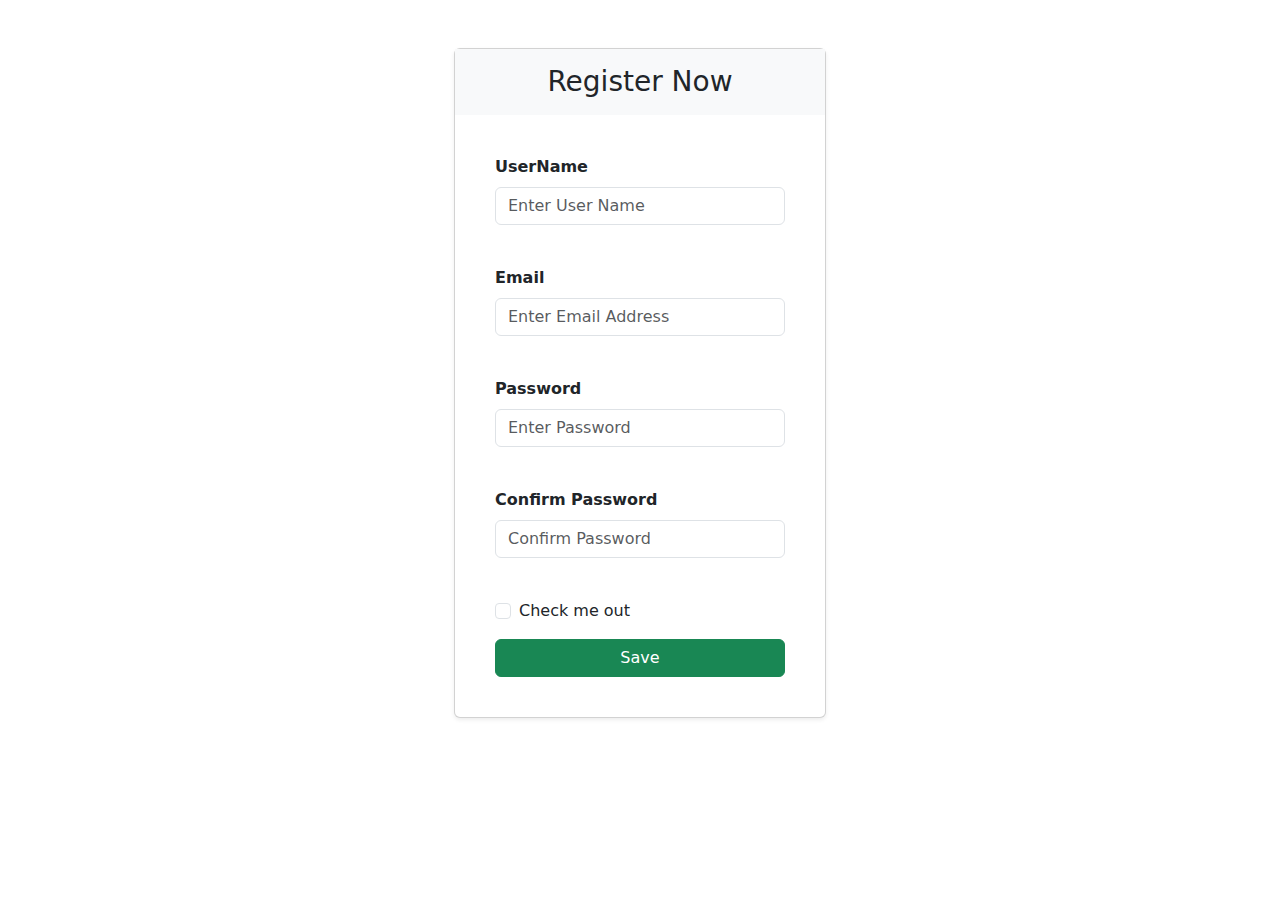
<file: 01_FormValidation/index.html>
<!DOCTYPE html>
<html lang="en">
<head>
    <meta charset="UTF-8">
    <meta name="viewport" content="width=device-width, initial-scale=1.0">
    <title>Document</title>
    <link href="https://cdn.jsdelivr.net/npm/bootstrap@5.3.3/dist/css/bootstrap.min.css" rel="stylesheet" integrity="sha384-QWTKZyjpPEjISv5WaRU9OFeRpok6YctnYmDr5pNlyT2bRjXh0JMhjY6hW+ALEwIH" crossorigin="anonymous">
    <link rel="stylesheet" href="style.css">
</head>
<body>
    <main>
        <div class="container">
            <div class="card shadow-sm border-radius-3 col-xs-12 col-sm-6 col-md-6 col-lg-4 mx-auto mt-5">
              <div class="bg-light p-3">
                <h3 class="card-title text-center m-0">Register Now</h3>
              </div>
              <div class="card-body">
                <form class="p-4" id="regForm">
                  <div class="mb-3 f-control">
                    <label for="username" class="form-label">UserName</label>
                    <input type="text" class="form-control" id="username" placeholder="Enter User Name" aria-describedby="usernameHelp" autocomplete="true">
                    <div id="usernameHelp" class="form-text">User Name is mandatory</div>
                  </div>
                  <div class="mb-3 f-control">
                    <label for="email" class="form-label">Email</label>
                    <input type="email" class="form-control" id="email" aria-describedby="emailHelp" placeholder="Enter Email Address" autocomplete="true">
                    <div id="emailHelp" class="form-text">Email is mandatory</div>
                  </div>
                  <div class="mb-3 f-control">
                    <label for="password" class="form-label">Password</label>
                    <input type="password" class="form-control" id="password" aria-describedby="passwordHelp" placeholder="Enter Password" autocomplete="true">
                    <div id="passwordHelp" class="form-text">Password is mandatory</div>
                  </div>
                  <div class="mb-3 f-control">
                    <label for="confirmPassword" class="form-label">Confirm Password</label>
                    <input type="password" class="form-control" id="confirmPassword" aria-describedby="confirmPasswordHelp" placeholder="Confirm Password" autocomplete="true">
                    <div id="confirmPassword" class="form-text">Confirm Password is mandatory</div>
                  </div>
                  <div class="mb-3 form-check">
                    <input type="checkbox" class="form-check-input" id="exampleCheck1">
                    <label class="form-check-label" for="exampleCheck1">Check me out</label>
                  </div>
                  <button type="submit" class="btn btn-success w-100">Save</button>
                </form>
              </div>
            </div>
        </div>
    </main>
    <script src="https://cdn.jsdelivr.net/npm/bootstrap@5.3.3/dist/js/bootstrap.bundle.min.js" integrity="sha384-YvpcrYf0tY3lHB60NNkmXc5s9fDVZLESaAA55NDzOxhy9GkcIdslK1eN7N6jIeHz" crossorigin="anonymous"></script>
    <script src="script.js"></script>
</body>
</html>
</file>
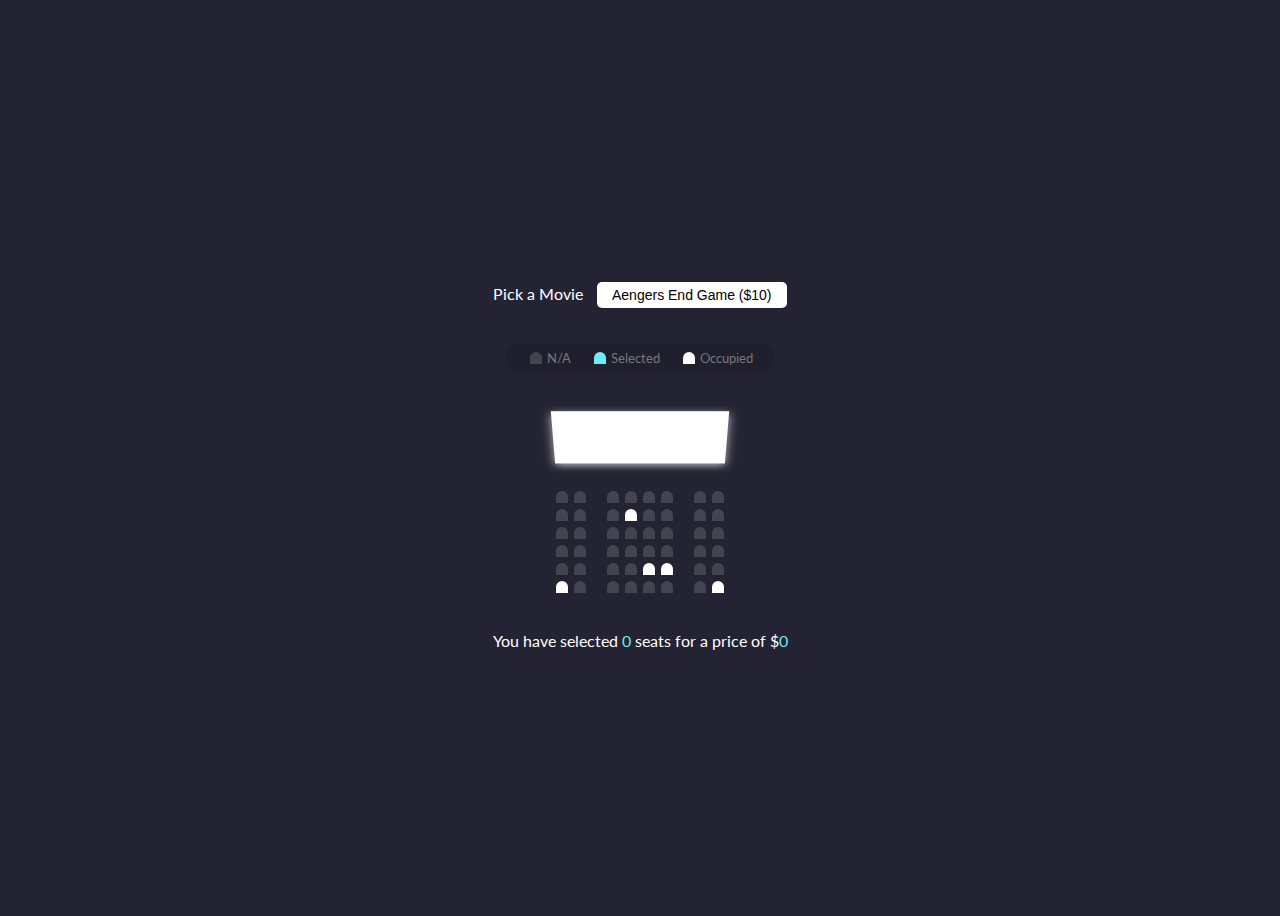
<file: 02_MovieSeatBooking/index.html>
<!DOCTYPE html>
<html lang="en">
<head>
    <meta charset="UTF-8">
    <meta name="viewport" content="width=device-width, initial-scale=1.0">
    <title>Movie Seat Booking</title>
    <link rel="stylesheet" href="style.css">
</head>
<body>
    <div class="movie-container">
        <label for="">Pick a Movie</label>
        <select id="movie">
            <option value="10">Aengers End Game ($10)</option>
            <option value="12">Joker ($12)</option>
            <option value="8">Toy Story ($8)</option>
            <option value="9">The Lion King ($9)</option>            
        </select>
    </div>

    <ul class="showcase">
        <li>
            <div class="seat"></div>
            <small>N/A</small>
        </li>
        <li>
            <div class="seat selected"></div>
            <small>Selected</small>
        </li>
        <li>
            <div class="seat occupied"></div>
            <small>Occupied</small>
        </li>
    </ul>

    <div class="container">
        <div class="screen"></div>
    
        <div class="row">
            <div class="seat"></div>
            <div class="seat"></div>
            <div class="seat"></div>
            <div class="seat"></div>
            <div class="seat"></div>
            <div class="seat"></div>
            <div class="seat"></div>
            <div class="seat"></div>
        </div>
        <div class="row">
            <div class="seat"></div>
            <div class="seat"></div>
            <div class="seat"></div>
            <div class="seat occupied"></div>
            <div class="seat"></div>
            <div class="seat"></div>
            <div class="seat"></div>
            <div class="seat"></div>
        </div>
        <div class="row">
            <div class="seat"></div>
            <div class="seat"></div>
            <div class="seat"></div>
            <div class="seat"></div>
            <div class="seat"></div>
            <div class="seat"></div>
            <div class="seat"></div>
            <div class="seat"></div>
        </div>
        <div class="row">
            <div class="seat"></div>
            <div class="seat"></div>
            <div class="seat"></div>
            <div class="seat"></div>
            <div class="seat"></div>
            <div class="seat"></div>
            <div class="seat"></div>
            <div class="seat"></div>
        </div>
        <div class="row">
            <div class="seat"></div>
            <div class="seat"></div>
            <div class="seat"></div>
            <div class="seat"></div>
            <div class="seat occupied"></div>
            <div class="seat occupied"></div>
            <div class="seat"></div>
            <div class="seat"></div>
        </div>
        <div class="row">
            <div class="seat occupied"></div>
            <div class="seat"></div>
            <div class="seat"></div>
            <div class="seat"></div>
            <div class="seat"></div>
            <div class="seat"></div>
            <div class="seat"></div>
            <div class="seat occupied"></div>
        </div>
    </div>
    <p class="text">You have selected <span id="count">0</span> seats for a price of $<span id="total">0</span></p>

    <script src="script.js"></script>
</body>
</html>
</file>
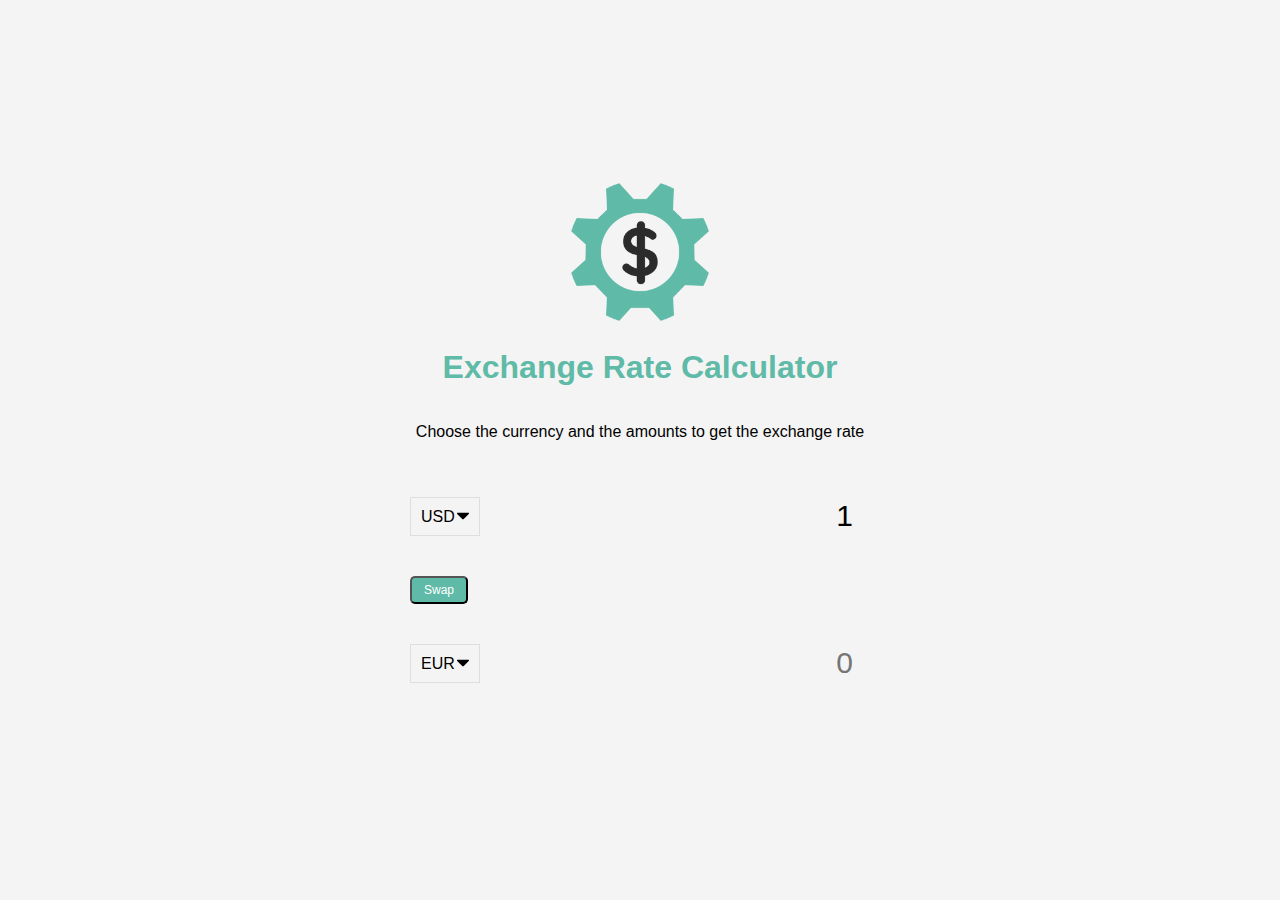
<file: 04_ExchangeRateCalculator/index.html>
<!DOCTYPE html>
<html lang="en">
  <head>
    <meta charset="UTF-8" />
    <meta name="viewport" content="width=device-width, initial-scale=1.0" />
    <meta http-equiv="X-UA-Compatible" content="ie=edge" />
    <title>Exchange Rate Calculator</title>
    <link rel="stylesheet" href="style.css" />
  </head>
  <body>
    <img src="img/money.png" alt="" class="money-img" />
    <h1>Exchange Rate Calculator</h1>
    <p>Choose the currency and the amounts to get the exchange rate</p>

    <div class="container">
      <div class="currency">
        <select id="currency-one">
          <option value="AED">AED</option>
          <option value="ARS">ARS</option>
          <option value="AUD">AUD</option>
          <option value="BGN">BGN</option>
          <option value="BRL">BRL</option>
          <option value="BSD">BSD</option>
          <option value="CAD">CAD</option>
          <option value="CHF">CHF</option>
          <option value="CLP">CLP</option>
          <option value="CNY">CNY</option>
          <option value="COP">COP</option>
          <option value="CZK">CZK</option>
          <option value="DKK">DKK</option>
          <option value="DOP">DOP</option>
          <option value="EGP">EGP</option>
          <option value="EUR">EUR</option>
          <option value="FJD">FJD</option>
          <option value="GBP">GBP</option>
          <option value="GTQ">GTQ</option>
          <option value="HKD">HKD</option>
          <option value="HRK">HRK</option>
          <option value="HUF">HUF</option>
          <option value="IDR">IDR</option>
          <option value="ILS">ILS</option>
          <option value="INR">INR</option>
          <option value="ISK">ISK</option>
          <option value="JPY">JPY</option>
          <option value="KRW">KRW</option>
          <option value="KZT">KZT</option>
          <option value="MXN">MXN</option>
          <option value="MYR">MYR</option>
          <option value="NOK">NOK</option>
          <option value="NZD">NZD</option>
          <option value="PAB">PAB</option>
          <option value="PEN">PEN</option>
          <option value="PHP">PHP</option>
          <option value="PKR">PKR</option>
          <option value="PLN">PLN</option>
          <option value="PYG">PYG</option>
          <option value="RON">RON</option>
          <option value="RUB">RUB</option>
          <option value="SAR">SAR</option>
          <option value="SEK">SEK</option>
          <option value="SGD">SGD</option>
          <option value="THB">THB</option>
          <option value="TRY">TRY</option>
          <option value="TWD">TWD</option>
          <option value="UAH">UAH</option>
          <option value="USD" selected>USD</option>
          <option value="UYU">UYU</option>
          <option value="VND">VND</option>
          <option value="ZAR">ZAR</option>
        </select>
        <input type="number" id="amount-one" placeholder="0" value="1" />
      </div>

      <div class="swap-rate-container">
        <button class="btn" id="swap">
          Swap
        </button>
        <div class="rate" id="rate"></div>
      </div>

      <div class="currency">
        <select id="currency-two">
          <option value="AED">AED</option>
          <option value="ARS">ARS</option>
          <option value="AUD">AUD</option>
          <option value="BGN">BGN</option>
          <option value="BRL">BRL</option>
          <option value="BSD">BSD</option>
          <option value="CAD">CAD</option>
          <option value="CHF">CHF</option>
          <option value="CLP">CLP</option>
          <option value="CNY">CNY</option>
          <option value="COP">COP</option>
          <option value="CZK">CZK</option>
          <option value="DKK">DKK</option>
          <option value="DOP">DOP</option>
          <option value="EGP">EGP</option>
          <option value="EUR" selected>EUR</option>
          <option value="FJD">FJD</option>
          <option value="GBP">GBP</option>
          <option value="GTQ">GTQ</option>
          <option value="HKD">HKD</option>
          <option value="HRK">HRK</option>
          <option value="HUF">HUF</option>
          <option value="IDR">IDR</option>
          <option value="ILS">ILS</option>
          <option value="INR">INR</option>
          <option value="ISK">ISK</option>
          <option value="JPY">JPY</option>
          <option value="KRW">KRW</option>
          <option value="KZT">KZT</option>
          <option value="MXN">MXN</option>
          <option value="MYR">MYR</option>
          <option value="NOK">NOK</option>
          <option value="NZD">NZD</option>
          <option value="PAB">PAB</option>
          <option value="PEN">PEN</option>
          <option value="PHP">PHP</option>
          <option value="PKR">PKR</option>
          <option value="PLN">PLN</option>
          <option value="PYG">PYG</option>
          <option value="RON">RON</option>
          <option value="RUB">RUB</option>
          <option value="SAR">SAR</option>
          <option value="SEK">SEK</option>
          <option value="SGD">SGD</option>
          <option value="THB">THB</option>
          <option value="TRY">TRY</option>
          <option value="TWD">TWD</option>
          <option value="UAH">UAH</option>
          <option value="USD">USD</option>
          <option value="UYU">UYU</option>
          <option value="VND">VND</option>
          <option value="ZAR">ZAR</option>
        </select>
        <input type="number" id="amount-two" placeholder="0" />
      </div>
    </div>

    <script src="script.js"></script>
  </body>
</html>
</file>
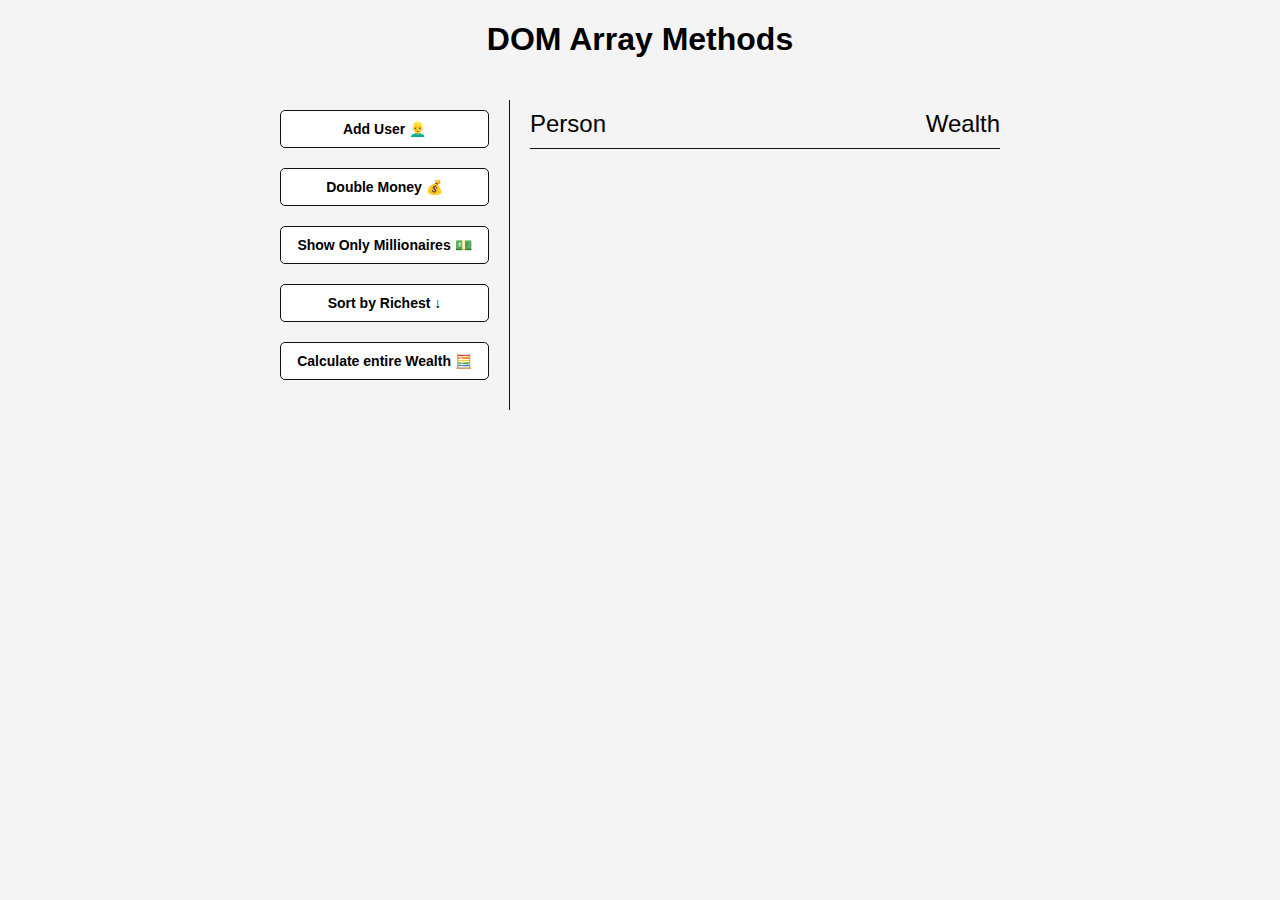
<file: 05_DOMArrayMethods/index.html>
<!DOCTYPE html>
<html lang="en">
  <head>
    <meta charset="UTF-8" />
    <meta name="viewport" content="width=device-width, initial-scale=1.0" />
    <meta http-equiv="X-UA-Compatible" content="ie=edge" />
    <link rel="stylesheet" href="style.css" />
    <title>DOM Array Methods</title>
  </head>
  <body>
    <h1>DOM Array Methods</h1>

    <div class="container">
      <aside>
        <button id="add-user">Add User 👱‍♂️</button>
        <button id="double">Double Money 💰</button>
        <button id="show-millionaires">Show Only Millionaires 💵</button>
        <button id="sort">Sort by Richest ↓</button>
        <button id="calculate-wealth">Calculate entire Wealth 🧮</button>
      </aside>

      <main id="main">
        <h2><strong>Person</strong> Wealth</h2>
      </main>
    </div>

    <script src="script.js"></script>
  </body>
</html>
</file>
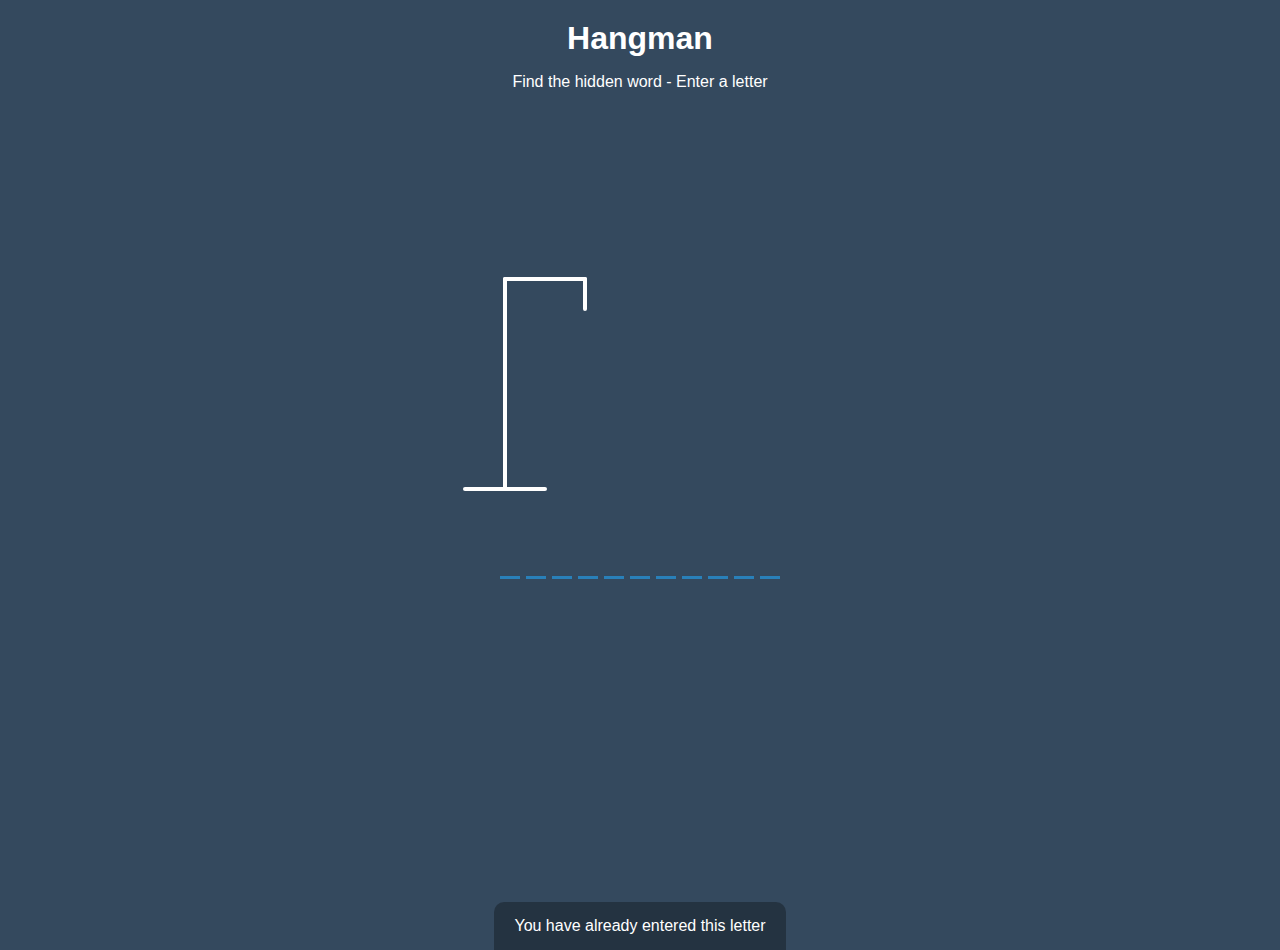
<file: 07_HangManGame/index.html>
<!DOCTYPE html>
<html lang="en">
  <head>
    <meta charset="UTF-8" />
    <meta name="viewport" content="width=device-width, initial-scale=1.0" />
    <meta http-equiv="X-UA-Compatible" content="ie=edge" />
    <link rel="stylesheet" href="style.css" />
    <title>Hangman</title>
  </head>
  <body>
    <h1>Hangman</h1>
    <p>Find the hidden word - Enter a letter</p>
    <div class="game-container">
      <svg height="250" width="200" class="figure-container">
        <!-- Rod -->
        <line x1="60" y1="20" x2="140" y2="20" />
        <line x1="140" y1="20" x2="140" y2="50" />
        <line x1="60" y1="20" x2="60" y2="230" />
        <line x1="20" y1="230" x2="100" y2="230" />

        <!-- Head -->
        <circle cx="140" cy="70" r="20" class="figure-part" />
        <!-- Body -->
        <line x1="140" y1="90" x2="140" y2="150" class="figure-part" />
        <!-- Arms -->
        <line x1="140" y1="120" x2="120" y2="100" class="figure-part" />
        <line x1="140" y1="120" x2="160" y2="100" class="figure-part" />
        <!-- Legs -->
        <line x1="140" y1="150" x2="120" y2="180" class="figure-part" />
        <line x1="140" y1="150" x2="160" y2="180" class="figure-part" />
      </svg>

      <div class="wrong-letters-container">
        <div id="wrong-letters"></div>
      </div>

      <div class="word" id="word"></div>
    </div>

    <!-- Container for final message -->
    <div class="popup-container" id="popup-container">
      <div class="popup">
        <h2 id="final-message"></h2>
        <h3 id="final-message-reveal-word"></h3>
        <button id="play-button">Play Again</button>
      </div>
    </div>

    <!-- Notification -->
    <div class="notification-container" id="notification-container">
      <p>You have already entered this letter</p>
    </div>

    <script src="script.js"></script>
  </body>
</html>
</file>
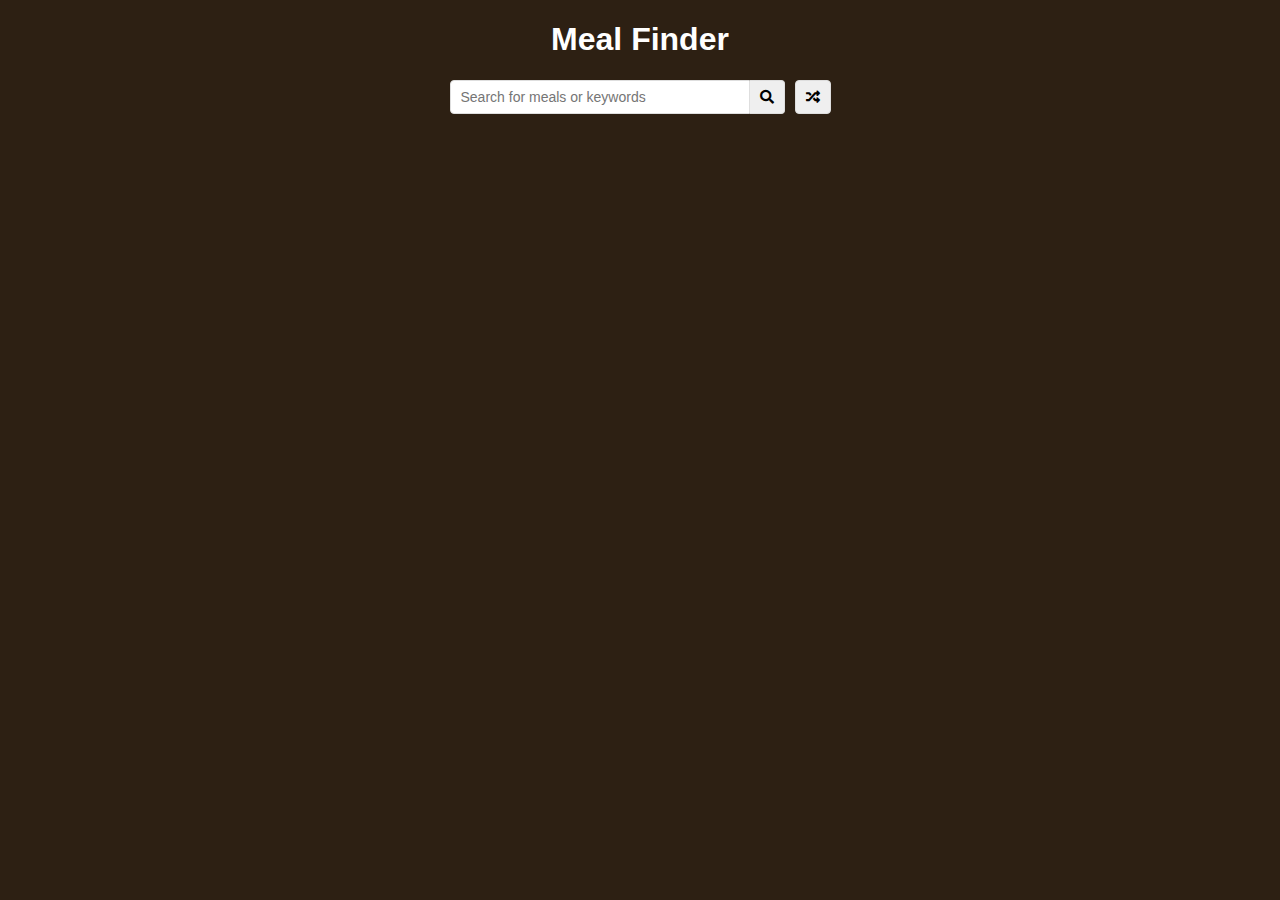
<file: 08_MealFinder/index.html>
<!DOCTYPE html>
<html lang="en">
  <head>
    <meta charset="UTF-8" />
    <meta name="viewport" content="width=device-width, initial-scale=1.0" />
    <meta http-equiv="X-UA-Compatible" content="ie=edge" />
    <link
      rel="stylesheet"
      href="https://cdnjs.cloudflare.com/ajax/libs/font-awesome/5.10.2/css/all.min.css"
    />
    <link rel="stylesheet" href="style.css" />
    <title>Meal Finder</title>
  </head>
  <body>
    <div class="container">
      <h1>Meal Finder</h1>
      <div class="flex">
        <form class="flex" id="submit">
          <input
            type="text"
            id="search"
            placeholder="Search for meals or keywords"
          />
          <button class="search-btn" type="submit">
            <i class="fas fa-search"></i>
          </button>
        </form>
        <button class="random-btn" id="random">
          <i class="fas fa-random"></i>
        </button>
      </div>

      <div id="result-heading"></div>
      <div id="meals" class="meals"></div>
      <div id="single-meal"></div>
    </div>

    <script src="script.js"></script>
  </body>
</html>
</file>
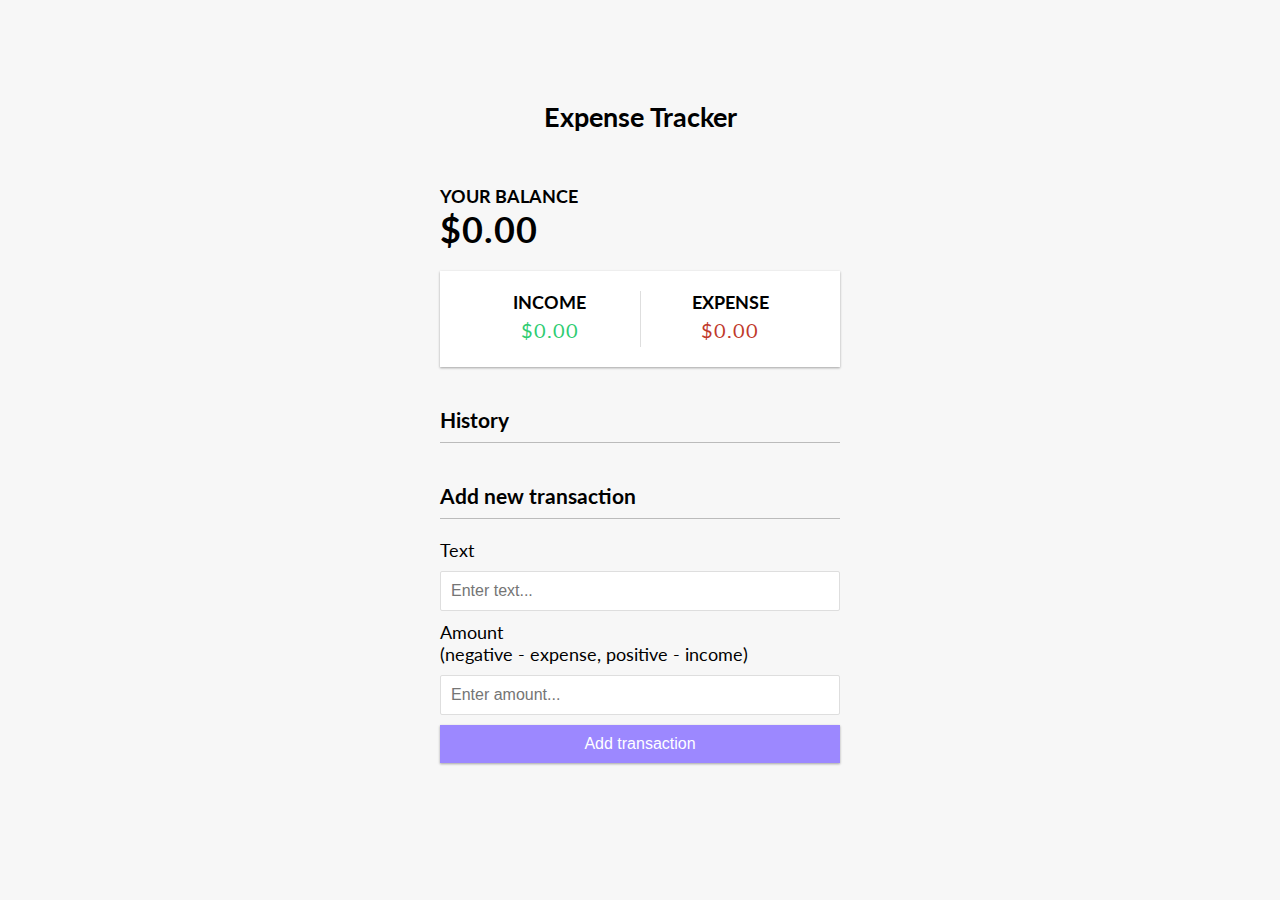
<file: 09_ExpenseTracker/index.html>
<!DOCTYPE html>
<html lang="en">
  <head>
    <meta charset="UTF-8" />
    <meta name="viewport" content="width=device-width, initial-scale=1.0" />
    <meta http-equiv="X-UA-Compatible" content="ie=edge" />
    <link rel="stylesheet" href="style.css" />
    <title>Expense Tracker</title>
  </head>
  <body>
    <h2>Expense Tracker</h2>

    <div class="container">
      <h4>Your Balance</h4>
      <h1 id="balance">$0.00</h1>

      <div class="inc-exp-container">
        <div>
          <h4>Income</h4>
          <p id="money-plus" class="money plus">+$0.00</p>
        </div>
        <div>
          <h4>Expense</h4>
          <p id="money-minus" class="money minus">-$0.00</p>
        </div>
      </div>

      <h3>History</h3>
      <ul id="list" class="list">
        <!-- <li class="minus">
          Cash <span>-$400</span><button class="delete-btn">x</button>
        </li> -->
      </ul>

      <h3>Add new transaction</h3>
      <form id="form">
        <div class="form-control">
          <label for="text">Text</label>
          <input type="text" id="text" placeholder="Enter text..." />
        </div>
        <div class="form-control">
          <label for="amount"
            >Amount <br />
            (negative - expense, positive - income)</label
          >
          <input type="number" id="amount" placeholder="Enter amount..." />
        </div>
        <button class="btn">Add transaction</button>
      </form>
    </div>

    <script src="script.js"></script>
  </body>
</html>
</file>
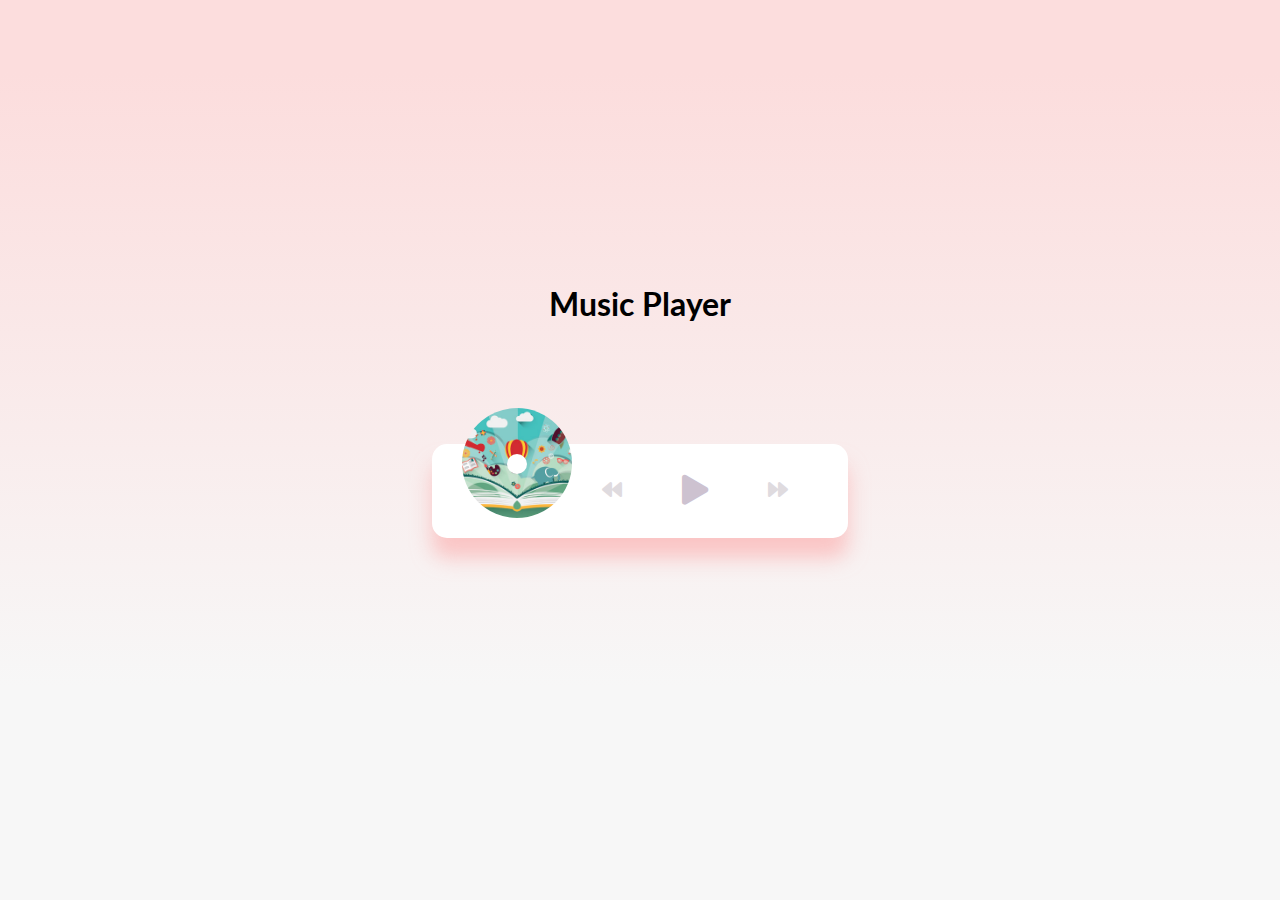
<file: 10_MusicPlayer/index.html>
<!DOCTYPE html>
<html lang="en">
  <head>
    <meta charset="UTF-8" />
    <meta name="viewport" content="width=device-width, initial-scale=1.0" />
    <meta http-equiv="X-UA-Compatible" content="ie=edge" />
    <link
      rel="stylesheet"
      href="https://cdnjs.cloudflare.com/ajax/libs/font-awesome/5.10.2/css/all.min.css"
    />
    <link rel="stylesheet" href="style.css" />
    <title>Music Player</title>
  </head>
  <body>
    <h1>Music Player</h1>

    <div class="music-container" id="music-container">
      <div class="music-info">
        <h4 id="title"></h4>
        <div class="progress-container" id="progress-container">
          <div class="progress" id="progress"></div>
        </div>
      </div>

      <audio src="music/ukulele.mp3" id="audio"></audio>

      <div class="img-container">
        <img src="images/ukulele.jpg" alt="music-cover" id="cover" />
      </div>
      <div class="navigation">
        <button id="prev" class="action-btn">
          <i class="fas fa-backward"></i>
        </button>
        <button id="play" class="action-btn action-btn-big">
          <i class="fas fa-play"></i>
        </button>
        <button id="next" class="action-btn">
          <i class="fas fa-forward"></i>
        </button>
      </div>
    </div>

    <script src="script.js"></script>
  </body>
</html>
</file>
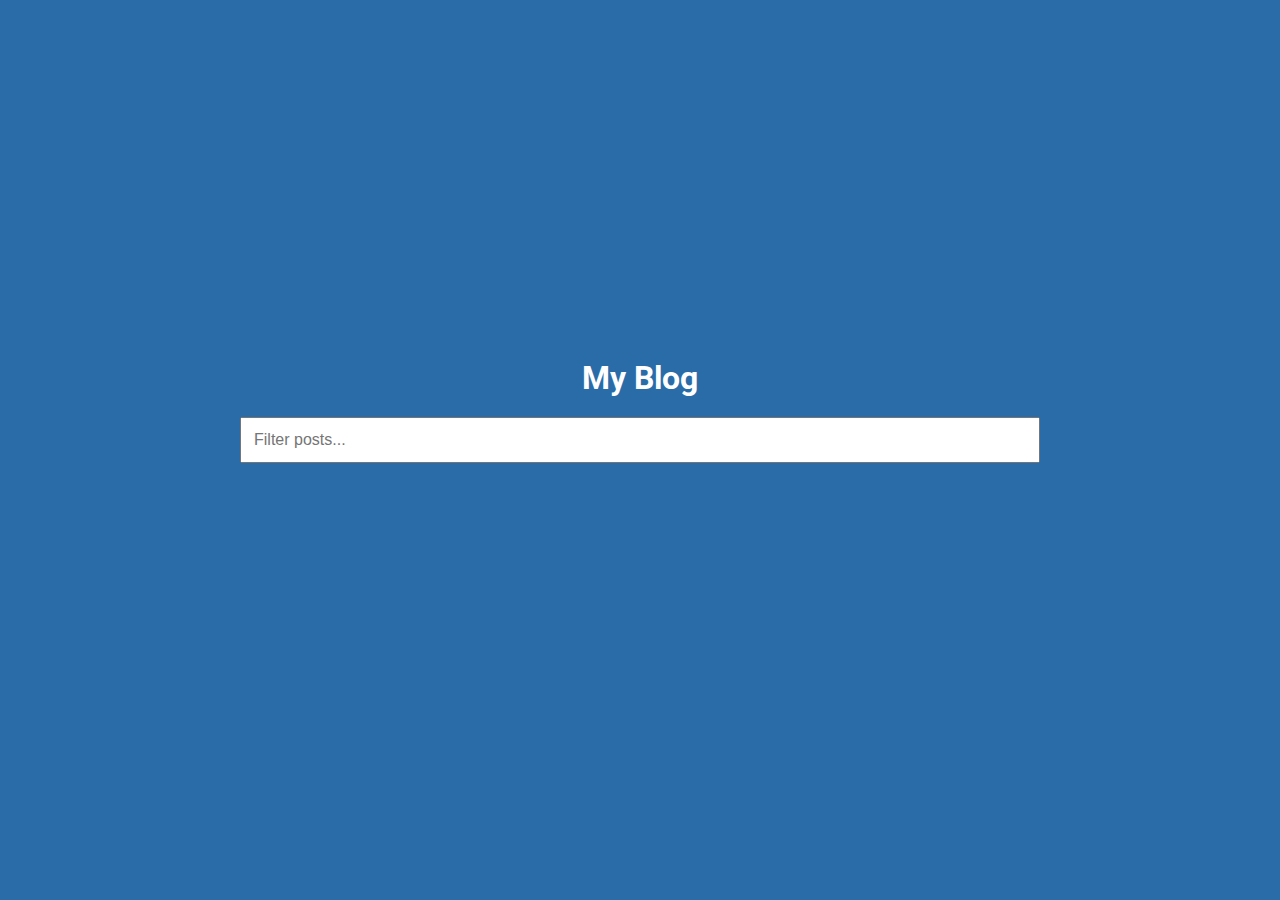
<file: 11_InfiniteScrollBlog/index.html>
<!DOCTYPE html>
<html lang="en">
  <head>
    <meta charset="UTF-8" />
    <meta name="viewport" content="width=device-width, initial-scale=1.0" />
    <meta http-equiv="X-UA-Compatible" content="ie=edge" />
    <link rel="stylesheet" href="style.css" />
    <title>My Blog</title>
  </head>
  <body>
    <h1>My Blog</h1>

    <div class="filter-container">
      <input
        type="text"
        id="filter"
        class="filter"
        placeholder="Filter posts..."
      />
    </div>

    <div id="posts-container"></div>

    <div class="loader">
      <div class="circle"></div>
      <div class="circle"></div>
      <div class="circle"></div>
    </div>

    <script src="script.js"></script>
  </body>
</html>
</file>
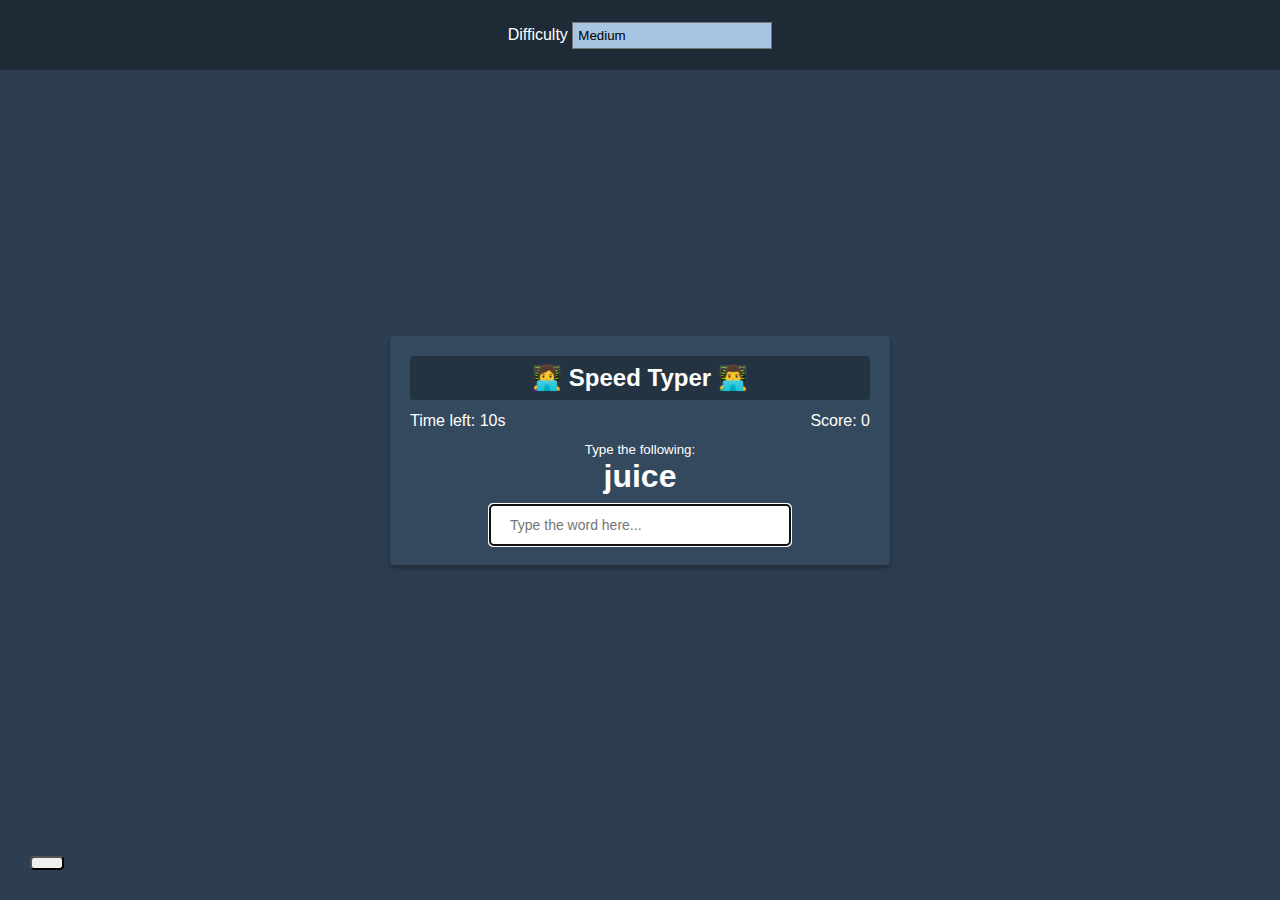
<file: 12_TypingGame/index.html>
<!DOCTYPE html>
<html lang="en">
  <head>
    <meta charset="UTF-8" />
    <meta name="viewport" content="width=device-width, initial-scale=1.0" />
    <meta http-equiv="X-UA-Compatible" content="ie=edge" />
    <link
      rel="stylesheet"
      href="https://cdnjs.cloudflare.com/ajax/libs/font-awesome/5.11.2/css/all.min.css"
      integrity="sha256-+N4/V/SbAFiW1MPBCXnfnP9QSN3+Keu+NlB+0ev/YKQ="
      crossorigin="anonymous"
    />
    <link rel="stylesheet" href="style.css" />
    <title>Speed Typer</title>
  </head>
  <body>
    <button id="settings-btn" class="settings-btn">
      <i class="fas fa-cog"></i>
    </button>

    <div id="settings" class="settings">
      <form id="settings-form">
        <div>
          <label for="difficulty">Difficulty</label>
          <select id="difficulty">
            <option value="easy">Easy</option>
            <option value="medium">Medium</option>
            <option value="hard">Hard</option>
          </select>
        </div>
      </form>
    </div>

    <div class="container">
      <h2>👩‍💻 Speed Typer 👨‍💻</h2>
      <small>Type the following:</small>

      <h1 id="word"></h1>

      <input
        type="text"
        id="text"
        autocomplete="off"
        placeholder="Type the word here..."
        autofocus
      />

      <p class="time-container">Time left: <span id="time">10s</span></p>

      <p class="score-container">Score: <span id="score">0</span></p>

      <div id="end-game-container" class="end-game-container"></div>
    </div>

    <script src="script.js"></script>
  </body>
</html>
</file>
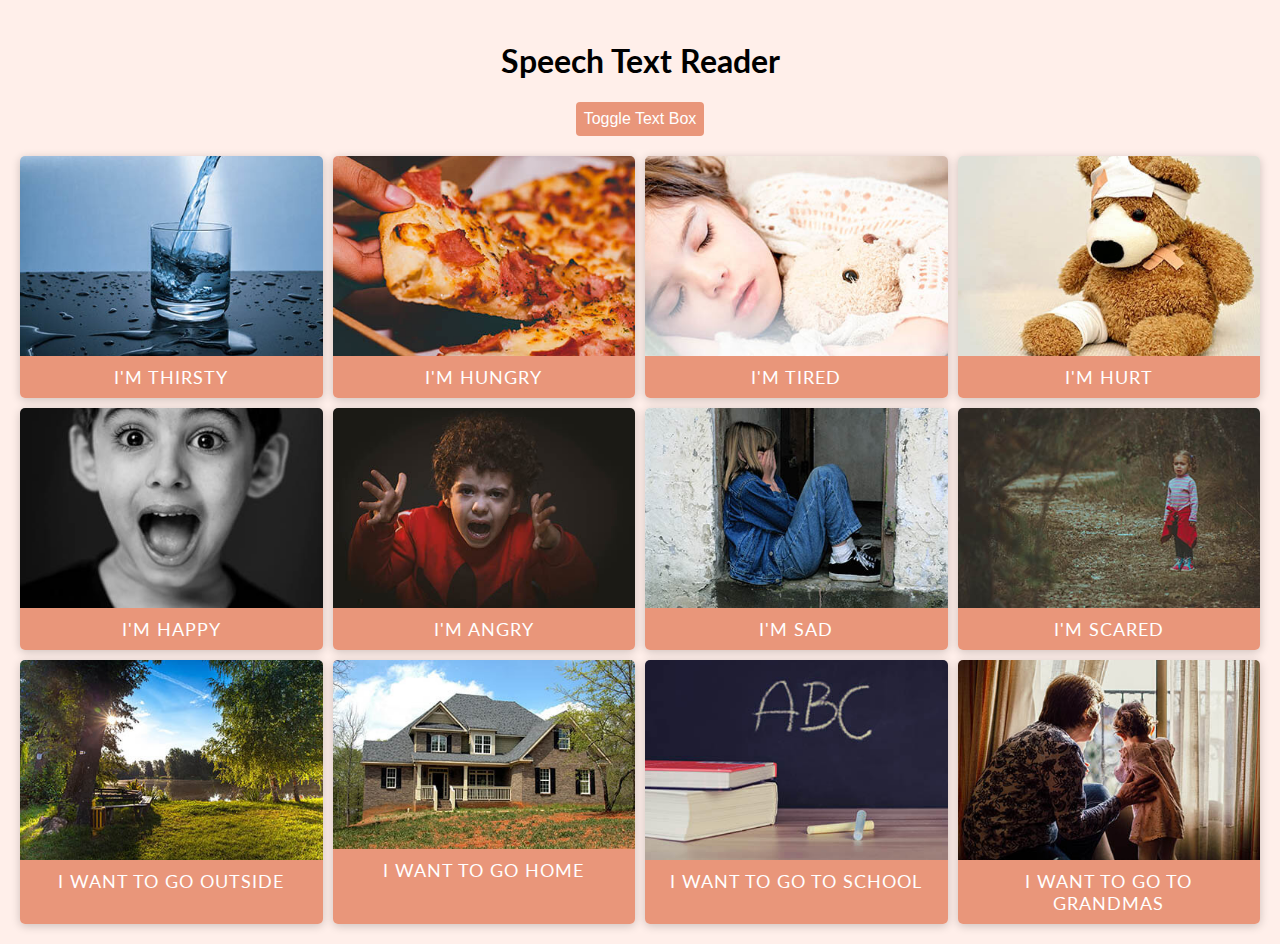
<file: 13_SpeechTextReader/index.html>
<!DOCTYPE html>
<html lang="en">
  <head>
    <meta charset="UTF-8" />
    <meta name="viewport" content="width=device-width, initial-scale=1.0" />
    <meta http-equiv="X-UA-Compatible" content="ie=edge" />
    <link rel="stylesheet" href="style.css" />
    <title>Speech Text Reader</title>
  </head>
  <body>
    <div class="container">
      <h1>Speech Text Reader</h1>
      <button id="toggle" class="btn btn-toggle">
        Toggle Text Box
      </button>
      <div id="text-box" class="text-box">
        <div id="close" class="close">X</div>
        <h3>Choose Voice</h3>
        <select id="voices"></select>
        <textarea id="text" placeholder="Enter text to read..."></textarea>
        <button class="btn" id="read">Read Text</button>
      </div>
      <main></main>
    </div>

    <script src="script.js"></script>
  </body>
</html>
</file>
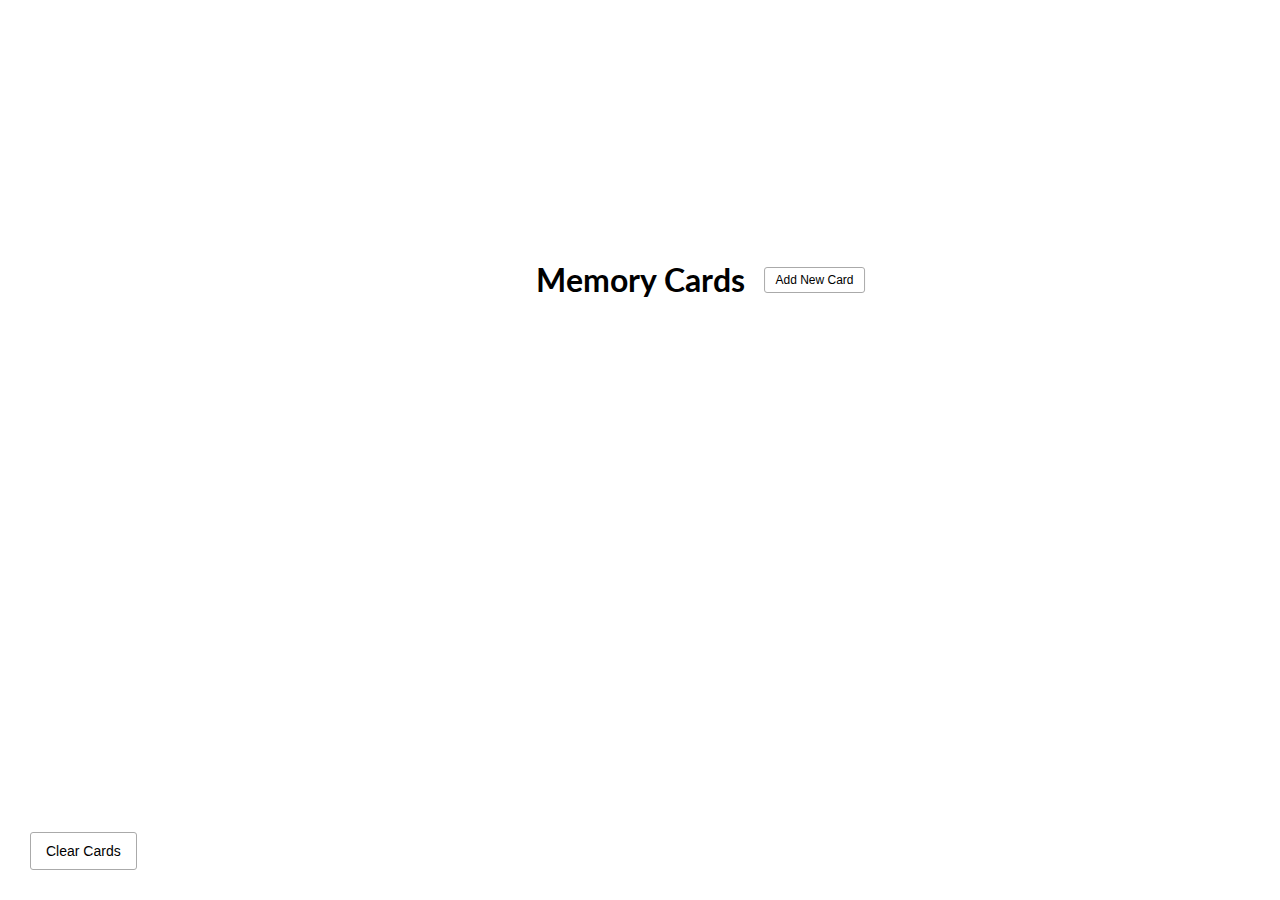
<file: 14_MemoryCards/index.html>
<!DOCTYPE html>
<html lang="en">
  <head>
    <meta charset="UTF-8" />
    <meta name="viewport" content="width=device-width, initial-scale=1.0" />
    <meta http-equiv="X-UA-Compatible" content="ie=edge" />
    <link
      rel="stylesheet"
      href="https://cdnjs.cloudflare.com/ajax/libs/font-awesome/5.11.2/css/all.min.css"
      integrity="sha256-+N4/V/SbAFiW1MPBCXnfnP9QSN3+Keu+NlB+0ev/YKQ="
      crossorigin="anonymous"
    />
    <link rel="stylesheet" href="style.css" />
    <title>Memory Cards</title>
  </head>
  <body>
    <button id="clear" class="clear btn">
      <i class="fas fa-trash"></i> Clear Cards
    </button>

    <h1>
      Memory Cards
      <button id="show" class="btn btn-small">
        <i class="fas fa-plus"></i> Add New Card
      </button>
    </h1>

    <div id="cards-container" class="cards">
      <!-- <div class="card active">
        <div class="inner-card">
          <div class="inner-card-front">
            <p>
              What is PHP?
            </p>
          </div>
          <div class="inner-card-back">
            <p>
              A programming language
            </p>
          </div>
        </div>
      </div>

      <div class="card">
        <div class="inner-card">
          <div class="inner-card-front">
            <p>
              What is PHP?
            </p>
          </div>
          <div class="inner-card-back">
            <p>
              A programming language
            </p>
          </div>
        </div>
      </div> -->
    </div>

    <div class="navigation">
      <button id="prev" class="nav-button">
        <i class="fas fa-arrow-left"></i>
      </button>

      <p id="current"></p>

      <button id="next" class="nav-button">
        <i class="fas fa-arrow-right"></i>
      </button>
    </div>

    <div id="add-container" class="add-container">
      <h1>
        Add New Card
        <button id="hide" class="btn btn-small btn-ghost">
          <i class="fas fa-times"></i>
        </button>
      </h1>

      <div class="form-group">
        <label for="question">Question</label>
        <textarea id="question" placeholder="Enter question..."></textarea>
      </div>

      <div class="form-group">
        <label for="answer">Answer</label>
        <textarea id="answer" placeholder="Enter Answer..."></textarea>
      </div>

      <button id="add-card" class="btn">
        <i class="fas fa-plus"></i> Add Card
      </button>
    </div>

    <script src="script.js"></script>
  </body>
</html>
</file>
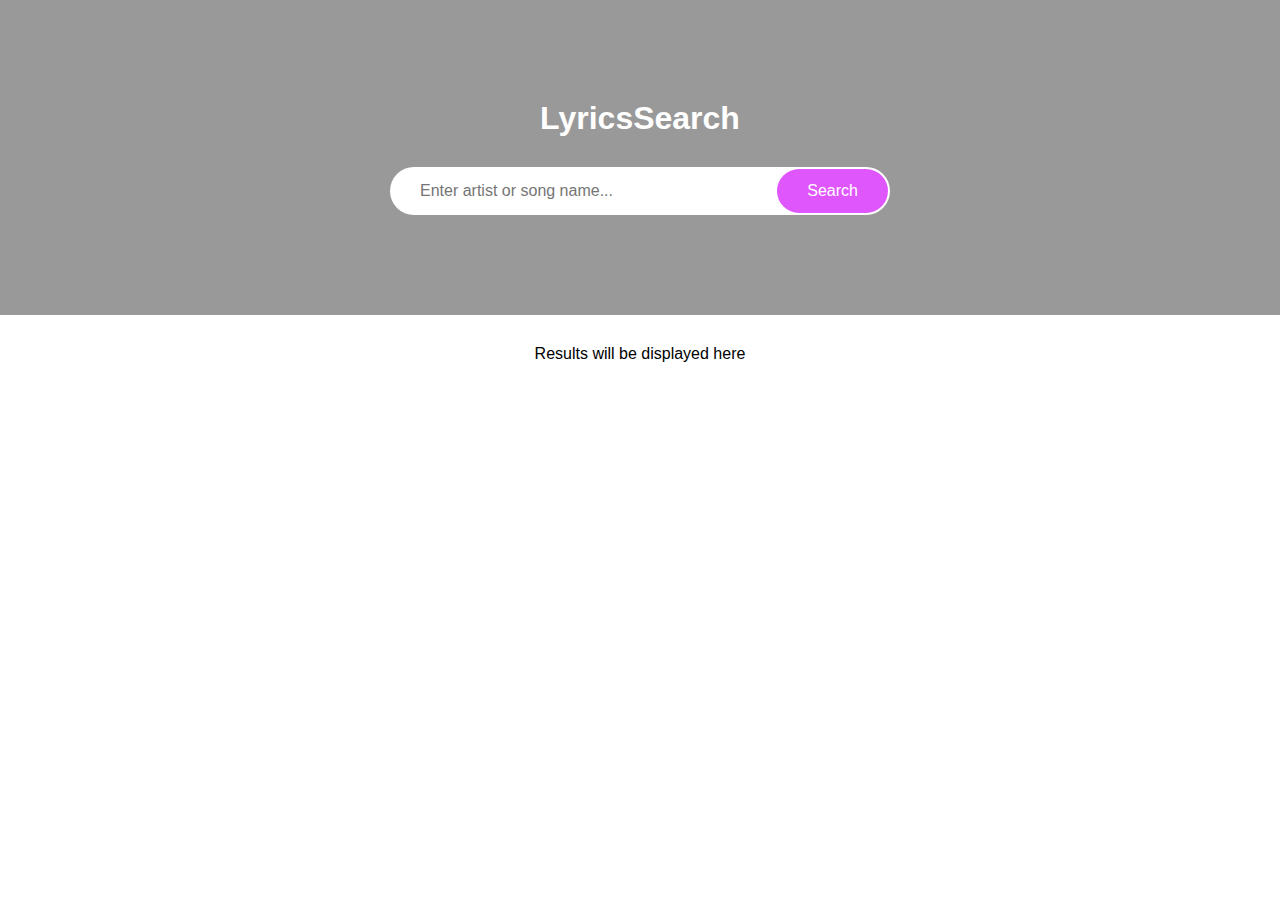
<file: 15_LyricsSearch/index.html>
<!DOCTYPE html>
<html lang="en">
  <head>
    <meta charset="UTF-8" />
    <meta name="viewport" content="width=device-width, initial-scale=1.0" />
    <meta http-equiv="X-UA-Compatible" content="ie=edge" />
    <link rel="stylesheet" href="style.css" />
    <title>LyricsSearch</title>
  </head>
  <body>
    <header>
      <h1>LyricsSearch</h1>

      <form id="form">
        <input
          type="text"
          id="search"
          placeholder="Enter artist or song name..."
        />
        <button>Search</button>
      </form>
    </header>

    <div id="result" class="container">
      <p>Results will be displayed here</p>
    </div>

    <div id="more" class="container centered"></div>

    <script src="script.js"></script>
  </body>
</html>
</file>
<file: 01_FormValidation/style.css>
.form-label {
    font-weight: bold;
}
.f-control.error .form-control {
    border-color: red;
}
.f-control.success .form-control {
    border-color: green;
}
.form-text {
    visibility: hidden;
}
.f-control.error .form-text {
    visibility: visible;
    color: red;
}
</file>
<file: 02_MovieSeatBooking/style.css>
@import url('https://fonts.googleapis.com/css2?family=Lato:ital,wght@0,100;0,300;0,400;0,700;0,900;1,100;1,300;1,400;1,700;1,900&display=swap');

* {
    box-sizing: border-box;
}

body {
    background-color: #242333;
    color: #fff;
    display: flex;
    flex-direction: column;
    align-items: center;
    justify-content: center;
    height: 100vh;
    font-family: 'Lato', sans-serif;
}
.container {
    perspective: 1000px;
    margin-bottom: 30px;
}
.movie-container {
    margin: 20px 0;
}
.movie-container select {
    background-color: #fff;
    border: 0;
    border-radius: 5px;
    font-size: 14px;
    margin-left: 10px;
    padding: 5px 15px;
    -moz-appearance: none;
    -webkit-appearance: none;
    appearance: none;
}
.seat {
    background-color: #444451;
    height: 12px;
    width: 12px;
    margin: 3px;
    border-top-left-radius: 10px;
    border-top-right-radius: 10px;
}
.seat.selected {
    background-color: #6feaf6;
}
.seat.occupied {
    background-color: #fff;
}
.seat:nth-of-type(2) {
    margin-right: 18px;
}
.seat:nth-last-of-type(2) {
    margin-left: 18px;
}
.seat:not(.occupied):hover {
    cursor: pointer;
    transform: scale(1.2);
}
.showcase .seat:not(.occupied):hover {
    cursor: default;
    transform: scale(1);
}
.showcase {
    background-color: rgba(0, 0, 0, 0.1);
    padding: 5px 10px;
    border-radius: 10px;
    color: #777;
    list-style-type: none;
    display: flex;
    justify-content: space-between;
}
.showcase li {
    display: flex;
    align-items: center;
    justify-content: center;
    margin: 0 10px;
}
.showcase small {
    margin-left: 2px;
}

.row {
    display: flex;
}

.screen {
    background-color: #fff;
    height: 70px;
    width: 100%;
    margin: 15px 0;
    transform: rotateX(-45deg);
    box-shadow: 0 3px 10px rgb(255, 255, 255, 0.7);
}
p.text {
    margin: 5px 0;
}
p.text span {
    color: #6feaf6;
}
</file>
<file: 04_ExchangeRateCalculator/style.css>
:root {
  --primary-color: #5fbaa7;
}

* {
  box-sizing: border-box;
}

body {
  background-color: #f4f4f4;
  font-family: Arial, Helvetica, sans-serif;
  display: flex;
  flex-direction: column;
  align-items: center;
  justify-content: center;
  height: 100vh;
  margin: 0;
  padding: 20px;
}

h1 {
  color: var(--primary-color);
}

p {
  text-align: center;
}

.btn {
  color: #fff;
  background: var(--primary-color);
  cursor: pointer;
  border-radius: 5px;
  font-size: 12px;
  padding: 5px 12px;
}

.money-img {
  width: 150px;
}

.currency {
  padding: 40px 0;
  display: flex;
  align-items: center;
  justify-content: space-between;
}

.currency select {
  padding: 10px 20px 10px 10px;
  -moz-appearance: none;
  -webkit-appearance: none;
  appearance: none;
  border: 1px solid #dedede;
  font-size: 16px;
  /*  You may not need these following lines. The arrow did not show for me on MacOS/Chrome so I added it. Just remove it if you would like  */
  background: transparent;
  background-image: url('data:image/svg+xml;charset=US-ASCII,%3Csvg%20xmlns%3D%22http%3A%2F%2Fwww.w3.org%2F2000%2Fsvg%22%20width%3D%22292.4%22%20height%3D%22292.4%22%3E%3Cpath%20fill%3D%22%20000002%22%20d%3D%22M287%2069.4a17.6%2017.6%200%200%200-13-5.4H18.4c-5%200-9.3%201.8-12.9%205.4A17.6%2017.6%200%200%200%200%2082.2c0%205%201.8%209.3%205.4%2012.9l128%20127.9c3.6%203.6%207.8%205.4%2012.8%205.4s9.2-1.8%2012.8-5.4L287%2095c3.5-3.5%205.4-7.8%205.4-12.8%200-5-1.9-9.2-5.5-12.8z%22%2F%3E%3C%2Fsvg%3E');
  background-position: right 10px top 50%, 0, 0;
  background-size: 12px auto, 100%;
  background-repeat: no-repeat;
}

.currency input {
  border: 0;
  background: transparent;
  font-size: 30px;
  text-align: right;
}

.swap-rate-container {
  display: flex;
  align-items: center;
  justify-content: space-between;
}

.rate {
  color: var(--primary-color);
  font-size: 14px;
  padding: 0 10px;
}

select:focus,
input:focus,
button:focus {
  outline: 0;
}

@media (max-width: 600px) {
  .currency input {
    width: 200px;
  }
}
</file>
<file: 05_DOMArrayMethods/style.css>
* {
  box-sizing: border-box;
}

body {
  background: #f4f4f4;
  font-family: Arial, Helvetica, sans-serif;
  display: flex;
  flex-direction: column;
  align-items: center;
  min-height: 100vh;
  margin: 0;
}

.container {
  display: flex;
  padding: 20px;
  margin: 0 auto;
  max-width: 100%;
  width: 800px;
}

aside {
  padding: 10px 20px;
  width: 250px;
  border-right: 1px solid #111;
}

button {
  cursor: pointer;
  background-color: #fff;
  border: solid 1px #111;
  border-radius: 5px;
  display: block;
  width: 100%;
  padding: 10px;
  margin-bottom: 20px;
  font-weight: bold;
  font-size: 14px;
}

main {
  flex: 1;
  padding: 10px 20px;
}

h2 {
  border-bottom: 1px solid #111;
  padding-bottom: 10px;
  display: flex;
  justify-content: space-between;
  font-weight: 300;
  margin: 0 0 20px;
}

h3 {
  background-color: #fff;
  border-bottom: 1px solid #111;
  padding: 10px;
  display: flex;
  justify-content: space-between;
  font-weight: 300;
  margin: 20px 0 0;
}

.person {
  display: flex;
  justify-content: space-between;
  font-size: 20px;
  margin-bottom: 10px;
}
</file>
<file: 07_HangManGame/style.css>
* {
  box-sizing: border-box;
}

body {
  background-color: #34495e;
  color: #fff;
  font-family: Arial, Helvetica, sans-serif;
  display: flex;
  flex-direction: column;
  align-items: center;
  height: 80vh;
  margin: 0;
  overflow: hidden;
}

h1 {
  margin: 20px 0 0;
}

.game-container {
  padding: 20px 30px;
  position: relative;
  margin: auto;
  height: 350px;
  width: 450px;
}

.figure-container {
  fill: transparent;
  stroke: #fff;
  stroke-width: 4px;
  stroke-linecap: round;
}

.figure-part {
  display: none;
}

.wrong-letters-container {
  position: absolute;
  top: 20px;
  right: 20px;
  display: flex;
  flex-direction: column;
  text-align: right;
}

.wrong-letters-container p {
  margin: 0 0 5px;
}

.wrong-letters-container span {
  font-size: 24px;
}

.word {
  display: flex;
  position: absolute;
  bottom: 10px;
  left: 50%;
  transform: translateX(-50%);
}

.letter {
  border-bottom: 3px solid #2980b9;
  display: inline-flex;
  font-size: 30px;
  align-items: center;
  justify-content: center;
  margin: 0 3px;
  height: 50px;
  width: 20px;
}

.popup-container {
  background-color: rgba(0, 0, 0, 0.3);
  position: fixed;
  top: 0;
  bottom: 0;
  left: 0;
  right: 0;
  /* display: flex; */
  display: none;
  align-items: center;
  justify-content: center;
}

.popup {
  background: #2980b9;
  border-radius: 5px;
  box-shadow: 0 15px 10px 3px rgba(0, 0, 0, 0.1);
  padding: 20px;
  text-align: center;
}

.popup button {
  cursor: pointer;
  background-color: #fff;
  color: #2980b9;
  border: 0;
  margin-top: 20px;
  padding: 12px 20px;
  font-size: 16px;
}

.popup button:active {
  transform: scale(0.98);
}

.popup button:focus {
  outline: 0;
}

.notification-container {
  background-color: rgba(0, 0, 0, 0.3);
  border-radius: 10px 10px 0 0;
  padding: 15px 20px;
  position: absolute;
  bottom: -50px;
  transition: transform 0.3s ease-in-out;
}

.notification-container p {
  margin: 0;
}

.notification-container.show {
  transform: translateY(-50px);
}
</file>
<file: 08_MealFinder/style.css>
* {
  box-sizing: border-box;
}

body {
  background: #2d2013;
  color: #fff;
  font-family: Verdana, Geneva, Tahoma, sans-serif;
  margin: 0;
}

.container {
  margin: auto;
  max-width: 800px;
  display: flex;
  flex-direction: column;
  align-items: center;
  justify-content: center;
  text-align: center;
}

.flex {
  display: flex;
}

input,
button {
  border: 1px solid #dedede;
  border-top-left-radius: 4px;
  border-bottom-left-radius: 4px;
  font-size: 14px;
  padding: 8px 10px;
  margin: 0;
}

input[type='text'] {
  width: 300px;
}

.search-btn {
  cursor: pointer;
  border-left: 0;
  border-radius: 0;
  border-top-right-radius: 4px;
  border-bottom-right-radius: 4px;
}

.random-btn {
  cursor: pointer;
  margin-left: 10px;
  border-top-right-radius: 4px;
  border-bottom-right-radius: 4px;
}

.meals {
  display: grid;
  grid-template-columns: repeat(4, 1fr);
  grid-gap: 20px;
  margin-top: 20px;
}

.meal {
  cursor: pointer;
  position: relative;
  height: 180px;
  width: 180px;
  text-align: center;
}

.meal img {
  width: 100%;
  height: 100%;
  border: 4px #fff solid;
  border-radius: 2px;
}

.meal-info {
  position: absolute;
  top: 0;
  left: 0;
  height: 100%;
  width: 100%;
  background: rgba(0, 0, 0, 0.7);
  display: flex;
  align-items: center;
  justify-content: center;
  transition: opacity 0.2s ease-in;
  opacity: 0;
}

.meal:hover .meal-info {
  opacity: 1;
}

.single-meal {
  margin: 30px auto;
  width: 70%;
}

.single-meal img {
  width: 300px;
  margin: 15px;
  border: 4px #fff solid;
  border-radius: 2px;
}

.single-meal-info {
  margin: 20px;
  padding: 10px;
  border: 2px #e09850 dashed;
  border-radius: 5px;
}

.single-meal p {
  margin: 0;
  letter-spacing: 0.5px;
  line-height: 1.5;
}

.single-meal ul {
  padding-left: 0;
  list-style-type: none;
}

.single-meal ul li {
  border: 1px solid #ededed;
  border-radius: 5px;
  background-color: #fff;
  display: inline-block;
  color: #2d2013;
  font-size: 12px;
  font-weight: bold;
  padding: 5px;
  margin: 0 5px 5px 0;
}

@media (max-width: 800px) {
  .meals {
    grid-template-columns: repeat(3, 1fr);
  }
}
@media (max-width: 700px) {
  .meals {
    grid-template-columns: repeat(2, 1fr);
  }

  .meal {
    height: 200px;
    width: 200px;
  }
}
@media (max-width: 500px) {
  input[type='text'] {
    width: 100%;
  }

  .meals {
    grid-template-columns: 1fr;
  }

  .meal {
    height: 300px;
    width: 300px;
  }
}
</file>
<file: 09_ExpenseTracker/style.css>
@import url('https://fonts.googleapis.com/css?family=Lato&display=swap');

:root {
  --box-shadow: 0 1px 3px rgba(0, 0, 0, 0.12), 0 1px 2px rgba(0, 0, 0, 0.24);
}

* {
  box-sizing: border-box;
}

body {
  background-color: #f7f7f7;
  display: flex;
  flex-direction: column;
  align-items: center;
  justify-content: center;
  min-height: 100vh;
  margin: 0;
  font-family: 'Lato', sans-serif;
  font-size: 18px;
}

.container {
  margin: 30px auto;
  width: 400px;
}

h1 {
  letter-spacing: 1px;
  margin: 0;
}

h3 {
  border-bottom: 1px solid #bbb;
  padding-bottom: 10px;
  margin: 40px 0 10px;
}

h4 {
  margin: 0;
  text-transform: uppercase;
}

.inc-exp-container {
  background-color: #fff;
  box-shadow: var(--box-shadow);
  padding: 20px;
  display: flex;
  justify-content: space-between;
  margin: 20px 0;
}

.inc-exp-container > div {
  flex: 1;
  text-align: center;
}

.inc-exp-container > div:first-of-type {
  border-right: 1px solid #dedede;
}

.money {
  font-size: 20px;
  letter-spacing: 1px;
  margin: 5px 0;
}

.money.plus {
  color: #2ecc71;
}

.money.minus {
  color: #c0392b;
}

label {
  display: inline-block;
  margin: 10px 0;
}

input[type='text'],
input[type='number'] {
  border: 1px solid #dedede;
  border-radius: 2px;
  display: block;
  font-size: 16px;
  padding: 10px;
  width: 100%;
}

.btn {
  cursor: pointer;
  background-color: #9c88ff;
  box-shadow: var(--box-shadow);
  color: #fff;
  border: 0;
  display: block;
  font-size: 16px;
  margin: 10px 0 30px;
  padding: 10px;
  width: 100%;
}

.btn:focus,
.delete-btn:focus {
  outline: 0;
}

.list {
  list-style-type: none;
  padding: 0;
  margin-bottom: 40px;
}

.list li {
  background-color: #fff;
  box-shadow: var(--box-shadow);
  color: #333;
  display: flex;
  justify-content: space-between;
  position: relative;
  padding: 10px;
  margin: 10px 0;
}

.list li.plus {
  border-right: 5px solid #2ecc71;
}

.list li.minus {
  border-right: 5px solid #c0392b;
}

.delete-btn {
  cursor: pointer;
  background-color: #e74c3c;
  border: 0;
  color: #fff;
  font-size: 20px;
  line-height: 20px;
  padding: 2px 5px;
  position: absolute;
  top: 50%;
  left: 0;
  transform: translate(-100%, -50%);
  opacity: 0;
  transition: opacity 0.3s ease;
}

.list li:hover .delete-btn {
  opacity: 1;
}
</file>
<file: 10_MusicPlayer/style.css>
@import url('https://fonts.googleapis.com/css?family=Lato&display=swap');

* {
  box-sizing: border-box;
}

body {
  background-image: linear-gradient(
    0deg,
    rgba(247, 247, 247, 1) 23.8%,
    rgba(252, 221, 221, 1) 92%
  );
  height: 100vh;
  display: flex;
  flex-direction: column;
  align-items: center;
  justify-content: center;
  font-family: 'Lato', sans-serif;
  margin: 0;
}

.music-container {
  background-color: #fff;
  border-radius: 15px;
  box-shadow: 0 20px 20px 0 rgba(252, 169, 169, 0.6);
  display: flex;
  padding: 20px 30px;
  position: relative;
  margin: 100px 0;
  z-index: 10;
}

.img-container {
  position: relative;
  width: 110px;
}

.img-container::after {
  content: '';
  background-color: #fff;
  border-radius: 50%;
  position: absolute;
  bottom: 100%;
  left: 50%;
  width: 20px;
  height: 20px;
  transform: translate(-50%, 50%);
}

.img-container img {
  border-radius: 50%;
  object-fit: cover;
  height: 110px;
  width: inherit;
  position: absolute;
  bottom: 0;
  left: 0;
  animation: rotate 3s linear infinite;

  animation-play-state: paused;
}

.music-container.play .img-container img {
  animation-play-state: running;
}

@keyframes rotate {
  from {
    transform: rotate(0deg);
  }

  to {
    transform: rotate(360deg);
  }
}

.navigation {
  display: flex;
  align-items: center;
  justify-content: center;
  z-index: 1;
}

.action-btn {
  background-color: #fff;
  border: 0;
  color: #dfdbdf;
  font-size: 20px;
  cursor: pointer;
  padding: 10px;
  margin: 0 20px;
}

.action-btn.action-btn-big {
  color: #cdc2d0;
  font-size: 30px;
}

.action-btn:focus {
  outline: 0;
}

.music-info {
  background-color: rgba(255, 255, 255, 0.5);
  border-radius: 15px 15px 0 0;
  position: absolute;
  top: 0;
  left: 20px;
  width: calc(100% - 40px);
  padding: 10px 10px 10px 150px;
  opacity: 0;
  transform: translateY(0%);
  transition: transform 0.3s ease-in, opacity 0.3s ease-in;
  z-index: 0;
}

.music-container.play .music-info {
  opacity: 1;
  transform: translateY(-100%);
}

.music-info h4 {
  margin: 0;
}

.progress-container {
  background: #fff;
  border-radius: 5px;
  cursor: pointer;
  margin: 10px 0;
  height: 4px;
  width: 100%;
}

.progress {
  background-color: #fe8daa;
  border-radius: 5px;
  height: 100%;
  width: 0%;
  transition: width 0.1s linear;
}
</file>
<file: 11_InfiniteScrollBlog/style.css>
@import url('https://fonts.googleapis.com/css?family=Roboto&display=swap');

* {
  box-sizing: border-box;
}

body {
  background-color: #296ca8;
  color: #fff;
  font-family: 'Roboto', sans-serif;
  display: flex;
  flex-direction: column;
  align-items: center;
  justify-content: center;
  min-height: 100vh;
  margin: 0;
  padding-bottom: 100px;
}

h1 {
  margin-bottom: 0;
  text-align: center;
}

.filter-container {
  margin-top: 20px;
  width: 80vw;
  max-width: 800px;
}

.filter {
  width: 100%;
  padding: 12px;
  font-size: 16px;
}

.post {
  position: relative;
  background-color: #4992d3;
  box-shadow: 0 2px 4px rgba(0, 0, 0, 0.3);
  border-radius: 3px;
  padding: 20px;
  margin: 40px 0;
  display: flex;
  width: 80vw;
  max-width: 800px;
}

.post .post-title {
  margin: 0;
}

.post .post-body {
  margin: 15px 0 0;
  line-height: 1.3;
}

.post .post-info {
  margin-left: 20px;
}

.post .number {
  position: absolute;
  top: -15px;
  left: -15px;
  font-size: 15px;
  width: 40px;
  height: 40px;
  border-radius: 50%;
  background: #fff;
  color: #296ca8;
  display: flex;
  align-items: center;
  justify-content: center;
  padding: 7px 10px;
}

.loader {
  opacity: 0;
  display: flex;
  position: fixed;
  bottom: 50px;
  transition: opacity 0.3s ease-in;
}

.loader.show {
  opacity: 1;
}

.circle {
  background-color: #fff;
  width: 10px;
  height: 10px;
  border-radius: 50%;
  margin: 5px;
  animation: bounce 0.5s ease-in infinite;
}

.circle:nth-of-type(2) {
  animation-delay: 0.1s;
}

.circle:nth-of-type(3) {
  animation-delay: 0.2s;
}

@keyframes bounce {
  0%,
  100% {
    transform: translateY(0);
  }

  50% {
    transform: translateY(-10px);
  }
}
</file>
<file: 12_TypingGame/style.css>
* {
  box-sizing: border-box;
}

body {
  background-color: #2c3e50;
  display: flex;
  align-items: center;
  justify-content: center;
  min-height: 100vh;
  margin: 0;
  font-family: Verdana, Geneva, Tahoma, sans-serif;
}

button {
  cursor: pointer;
  font-size: 14px;
  border-radius: 4px;
  padding: 5px 15px;
}

select {
  width: 200px;
  padding: 5px;
  appearance: none;
  -webkit-appearance: none;
  -moz-appearance: none;
  border-radius: 0;
  background-color: #a7c5e3;
}

select:focus,
button:focus {
  outline: 0;
}

.settings-btn {
  position: absolute;
  bottom: 30px;
  left: 30px;
}

.settings {
  position: absolute;
  top: 0;
  left: 0;
  width: 100%;
  background-color: rgba(0, 0, 0, 0.3);
  height: 70px;
  color: #fff;
  display: flex;
  align-items: center;
  justify-content: center;
  transform: translateY(0);
  transition: transform 0.3s ease-in-out;
}

.settings.hide {
  transform: translateY(-100%);
}

.container {
  background-color: #34495e;
  padding: 20px;
  border-radius: 4px;
  box-shadow: 0 3px 5px rgba(0, 0, 0, 0.3);
  color: #fff;
  position: relative;
  text-align: center;
  width: 500px;
}

h2 {
  background-color: rgba(0, 0, 0, 0.3);
  padding: 8px;
  border-radius: 4px;
  margin: 0 0 40px;
}

h1 {
  margin: 0;
}

input {
  border: 0;
  border-radius: 4px;
  font-size: 14px;
  width: 300px;
  padding: 12px 20px;
  margin-top: 10px;
}

.score-container {
  position: absolute;
  top: 60px;
  right: 20px;
}

.time-container {
  position: absolute;
  top: 60px;
  left: 20px;
}

.end-game-container {
  background-color: inherit;
  display: none;
  align-items: center;
  justify-content: center;
  flex-direction: column;
  position: absolute;
  top: 0;
  left: 0;
  width: 100%;
  height: 100%;
  z-index: 1;
}
</file>
<file: 13_SpeechTextReader/style.css>
@import url('https://fonts.googleapis.com/css?family=Lato');

* {
  box-sizing: border-box;
}

body {
  background: #ffefea;
  font-family: 'Lato', sans-serif;
  min-height: 100vh;
  margin: 0;
}

h1 {
  text-align: center;
}

.container {
  margin: auto;
  padding: 20px;
}

.btn {
  cursor: pointer;
  background-color: darksalmon;
  border: 0;
  border-radius: 4px;
  color: #fff;
  font-size: 16px;
  padding: 8px;
}

.btn:active {
  transform: scale(0.98);
}

.btn:focus,
select:focus {
  outline: 0;
}

.btn-toggle {
  display: block;
  margin: auto;
  margin-bottom: 20px;
}

.text-box {
  width: 70%;
  position: absolute;
  top: 30%;
  left: 50%;
  transform: translate(-50%, -800px);
  background-color: #333;
  color: #fff;
  padding: 20px;
  border-radius: 5px;
  transition: all 1s ease-in-out;
}

.text-box.show {
  transform: translate(-50%, 0);
}

.text-box select {
  background-color: darksalmon;
  border: 0;
  color: #fff;
  font-size: 12px;
  height: 30px;
  width: 100%;
}

.text-box textarea {
  border: 1px #dadada solid;
  border-radius: 4px;
  font-size: 16px;
  padding: 8px;
  margin: 15px 0;
  width: 100%;
  height: 150px;
}

.text-box .btn {
  width: 100%;
}

.text-box .close {
  float: right;
  text-align: right;
  cursor: pointer;
}

main {
  display: grid;
  grid-template-columns: repeat(4, 1fr);
  grid-gap: 10px;
}

.box {
  box-shadow: 0 2px 10px rgba(0, 0, 0, 0.2);
  border-radius: 5px;
  cursor: pointer;
  display: flex;
  flex-direction: column;
  overflow: hidden;
  transition: box-shadow 0.2s ease-out;
}

.box.active {
  box-shadow: 0 0 10px 5px darksalmon;
}

.box img {
  width: 100%;
  object-fit: cover;
  height: 200px;
}

.box .info {
  background-color: darksalmon;
  color: #fff;
  font-size: 18px;
  letter-spacing: 1px;
  text-transform: uppercase;
  margin: 0;
  padding: 10px;
  text-align: center;
  height: 100%;
}

@media (max-width: 1100px) {
  main {
    grid-template-columns: repeat(3, 1fr);
  }
}

@media (max-width: 760px) {
  main {
    grid-template-columns: repeat(2, 1fr);
  }
}

@media (max-width: 500px) {
  main {
    grid-template-columns: 1fr;
  }
}
</file>
<file: 14_MemoryCards/style.css>
@import url('https://fonts.googleapis.com/css?family=Lato:300,500,700&display=swap');

* {
  box-sizing: border-box;
}

body {
  background-color: #fff;
  display: flex;
  flex-direction: column;
  align-items: center;
  justify-content: center;
  height: 100vh;
  margin: 0;
  overflow: hidden;
  font-family: 'Lato', sans-serif;
}

h1 {
  position: relative;
}

h1 button {
  position: absolute;
  right: 0;
  transform: translate(120%, -50%);
  z-index: 2;
}

.btn {
  cursor: pointer;
  background-color: #fff;
  border: 1px solid #aaa;
  border-radius: 3px;
  font-size: 14px;
  margin-top: 20px;
  padding: 10px 15px;
}

.btn-small {
  font-size: 12px;
  padding: 5px 10px;
}

.btn-ghost {
  border: 0;
  background-color: transparent;
}

.clear {
  position: absolute;
  bottom: 30px;
  left: 30px;
}

.cards {
  perspective: 1000px;
  position: relative;
  height: 300px;
  width: 500px;
  max-width: 100%;
}

.card {
  position: absolute;
  opacity: 0;
  font-size: 1.5em;
  top: 0;
  left: 0;
  height: 100%;
  width: 100%;
  transform: translateX(50%) rotateY(-10deg);
  transition: transform 0.4s ease, opacity 0.4s ease;
}

.card.active {
  cursor: pointer;
  opacity: 1;
  z-index: 10;
  transform: translateX(0) rotateY(0deg);
}

.card.left {
  transform: translateX(-50%) rotateY(10deg);
}

.inner-card {
  box-shadow: 0 1px 10px rgba(0, 0, 0, 0.3);
  border-radius: 4px;
  height: 100%;
  width: 100%;
  position: relative;
  transform-style: preserve-3d;
  transition: transform 0.4s ease;
}

.card.show-answer .inner-card {
  transform: rotateX(180deg);
}

.inner-card-front,
.inner-card-back {
  backface-visibility: hidden;
  position: absolute;
  top: 0;
  left: 0;
  display: flex;
  align-items: center;
  justify-content: center;
  height: 100%;
  width: 100%;
  background: #fff;
}

.inner-card-front {
  transform: rotateX(0deg);
  z-index: 2;
}

.inner-card-back {
  transform: rotateX(180deg);
}

.inner-card-front::after,
.inner-card-back::after {
  content: '\f021  Flip';
  font-family: 'Font Awesome 5 Free', Lato, sans-serif;
  position: absolute;
  top: 10px;
  right: 10px;
  font-weight: bold;
  font-size: 16px;
  color: #ddd;
}

.navigation {
  display: flex;
  margin: 20px 0;
}

.navigation .nav-button {
  border: none;
  background-color: transparent;
  cursor: pointer;
  font-size: 16px;
}

.navigation p {
  margin: 0 25px;
}

.add-container {
  opacity: 0;
  z-index: -1;
  background-color: #f0f0f0;
  border-top: 2px solid #eee;
  display: flex;
  flex-direction: column;
  align-items: center;
  justify-content: center;
  padding: 10px 0;
  position: absolute;
  top: 0;
  bottom: 0;
  width: 100%;
  transition: 0.3s ease;
}

.add-container.show {
  opacity: 1;
  z-index: 2;
}

.add-container h3 {
  margin: 10px 0;
}

.form-group label {
  display: block;
  margin: 20px 0 10px;
}

.form-group textarea {
  border: 1px solid #aaa;
  border-radius: 3px;
  font-size: 16px;
  padding: 12px;
  min-width: 500px;
  max-width: 100%;
}
</file>
<file: 15_LyricsSearch/style.css>
* {
  box-sizing: border-box;
}

body {
  background-color: #fff;
  font-family: Arial, Helvetica, sans-serif;
  margin: 0;
}

button {
  cursor: pointer;
}

button:active {
  transform: scale(0.95);
}

input:focus,
button:focus {
  outline: none;
}

header {
  background-image: url('https://images.unsplash.com/photo-1510915361894-db8b60106cb1?ixlib=rb-1.2.1&ixid=eyJhcHBfaWQiOjEyMDd9&auto=format&fit=crop&w=1350&q=80');
  background-repeat: no-repeat;
  background-size: cover;
  background-position: center center;
  color: #fff;
  display: flex;
  flex-direction: column;
  align-items: center;
  justify-content: center;
  padding: 100px 0;
  position: relative;
}

header::after {
  content: '';
  position: absolute;
  top: 0;
  left: 0;
  height: 100%;
  width: 100%;
  background-color: rgba(0, 0, 0, 0.4);
}

header * {
  z-index: 1;
}

header h1 {
  margin: 0 0 30px;
}

form {
  position: relative;
  width: 500px;
  max-width: 100%;
}

form input {
  border: 0;
  border-radius: 50px;
  font-size: 16px;
  padding: 15px 30px;
  width: 100%;
}

form button {
  position: absolute;
  top: 2px;
  right: 2px;
  background-color: #e056fd;
  border: 0;
  border-radius: 50px;
  color: #fff;
  font-size: 16px;
  padding: 13px 30px;
}

.btn {
  background-color: #8d56fd;
  border: 0;
  border-radius: 10px;
  color: #fff;
  padding: 4px 10px;
}

ul.songs {
  list-style-type: none;
  padding: 0;
}

ul.songs li {
  display: flex;
  align-items: center;
  justify-content: space-between;
  margin: 10px 0;
}

.container {
  margin: 30px auto;
  max-width: 100%;
  width: 500px;
}

.container h2 {
  font-weight: 300;
}

.container p {
  text-align: center;
}

.centered {
  display: flex;
  justify-content: center;
}

.centered button {
  transform: scale(1.3);
  margin: 15px;
}
</file>
